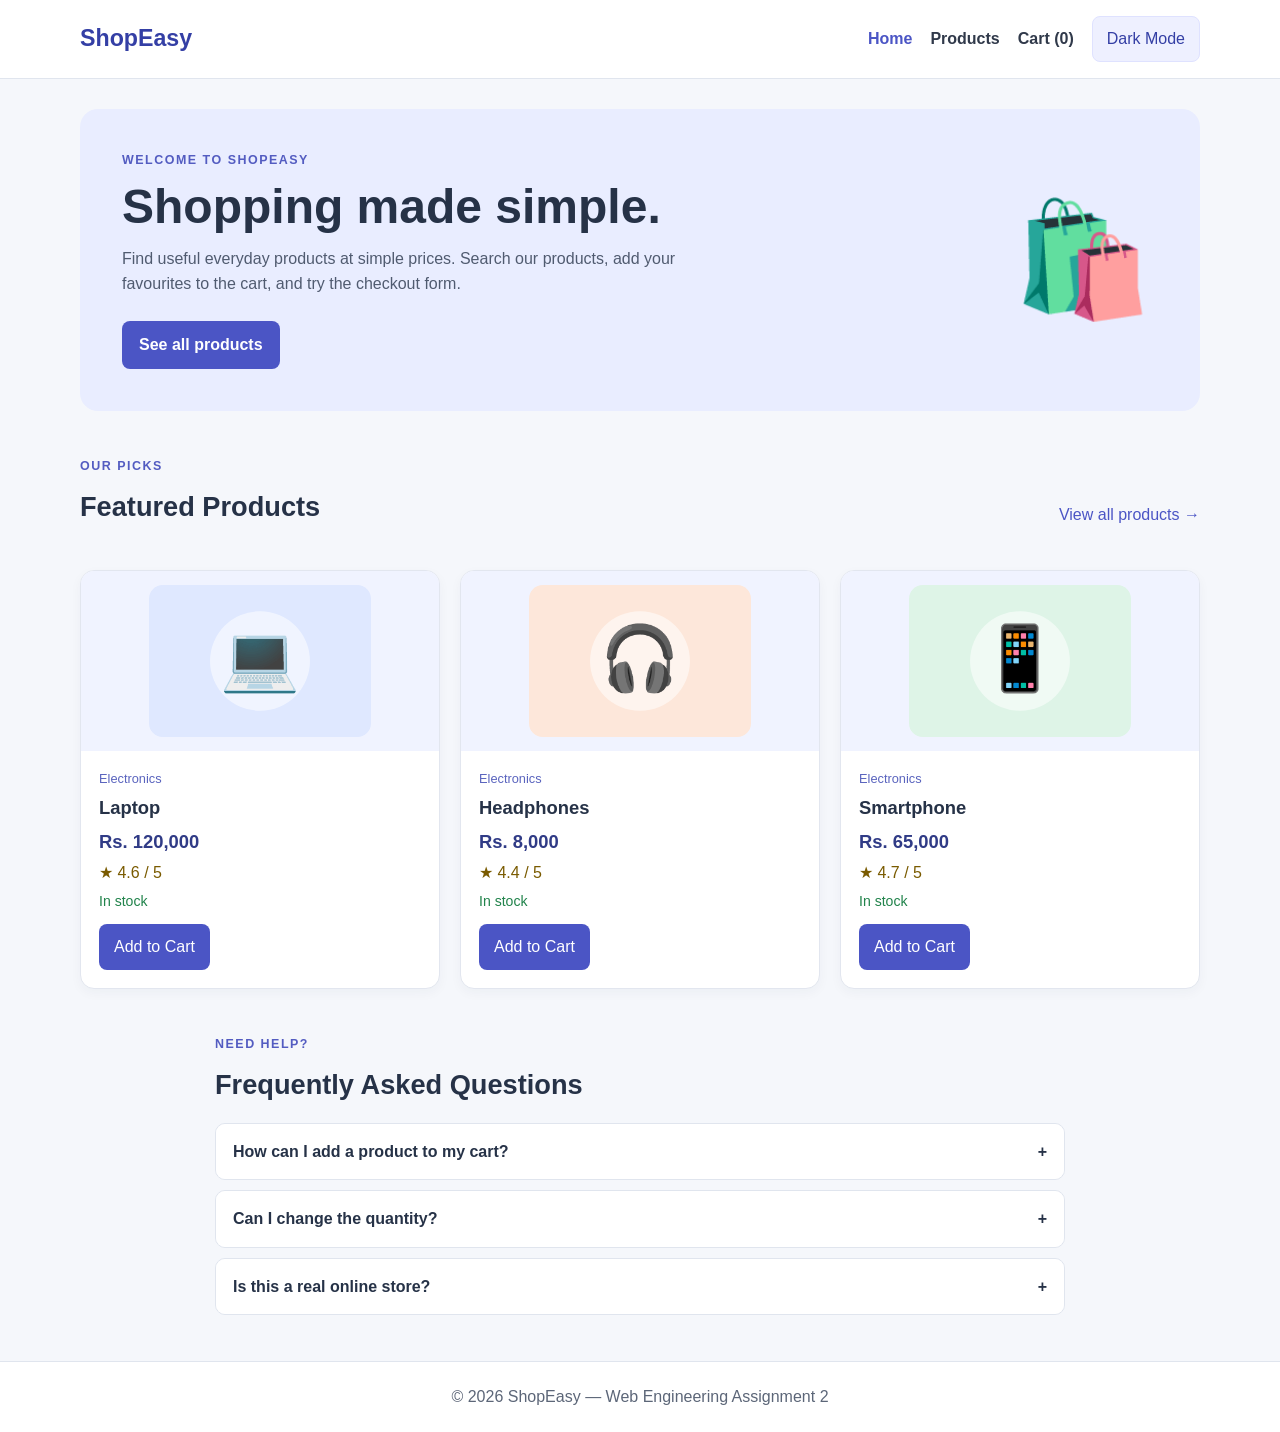
<file: index.html>
<!DOCTYPE html>
<html lang="en">
<head>
    <meta charset="UTF-8">
    <meta name="viewport" content="width=device-width, initial-scale=1.0">
    <title>ShopEasy | Home</title>
    <link rel="stylesheet" href="css/style.css">
</head>
<body>
    <header class="site-header">
        <nav class="navbar">
            <a class="brand" href="index.html">ShopEasy</a>
            <div class="nav-links">
                <a class="nav-link current" href="index.html">Home</a>
                <a class="nav-link" href="products.html">Products</a>
                <a class="nav-link" href="cart.html">Cart (<span id="cartCount">0</span>)</a>
                <button id="themeButton" class="theme-button" type="button">Dark Mode</button>
            </div>
        </nav>
    </header>

    <main>
        <section class="welcome-section">
            <div class="welcome-text">
                <p class="small-heading">WELCOME TO SHOPEASY</p>
                <h1>Shopping made simple.</h1>
                <p>Find useful everyday products at simple prices. Search our products, add your favourites to the cart, and try the checkout form.</p>
                <a class="primary-link" href="products.html">See all products</a>
            </div>
            <div class="welcome-picture" aria-label="Shopping bag illustration" role="img">🛍️</div>
        </section>

        <section class="page-section">
            <div class="section-heading">
                <div>
                    <p class="small-heading">OUR PICKS</p>
                    <h2>Featured Products</h2>
                </div>
                <a href="products.html">View all products →</a>
            </div>
            <p id="loadMessage" class="status-message" aria-live="polite">Loading products...</p>
            <div id="featuredProducts" class="product-grid"></div>
        </section>

        <section class="page-section faq-section">
            <p class="small-heading">NEED HELP?</p>
            <h2>Frequently Asked Questions</h2>
            <div class="faq-item">
                <button class="faq-question" type="button">How can I add a product to my cart? <span>+</span></button>
                <p class="faq-answer">Open the Products page and press the Add to Cart button on an available product.</p>
            </div>
            <div class="faq-item">
                <button class="faq-question" type="button">Can I change the quantity? <span>+</span></button>
                <p class="faq-answer">Yes. On the Cart page, use the plus and minus buttons. You can also remove a product.</p>
            </div>
            <div class="faq-item">
                <button class="faq-question" type="button">Is this a real online store? <span>+</span></button>
                <p class="faq-answer">No. This is a student project. It works in your browser and does not send orders to a server.</p>
            </div>
        </section>
        <p id="cartMessage" class="toast-message" aria-live="polite"></p>
    </main>

    <footer class="site-footer">
        <p>© 2026 ShopEasy — Web Engineering Assignment 2</p>
    </footer>

    <script src="https://code.jquery.com/jquery-3.7.1.min.js"></script>
    <script src="js/store.js"></script>
    <script src="js/ui.js"></script>
</body>
</html>
</file>
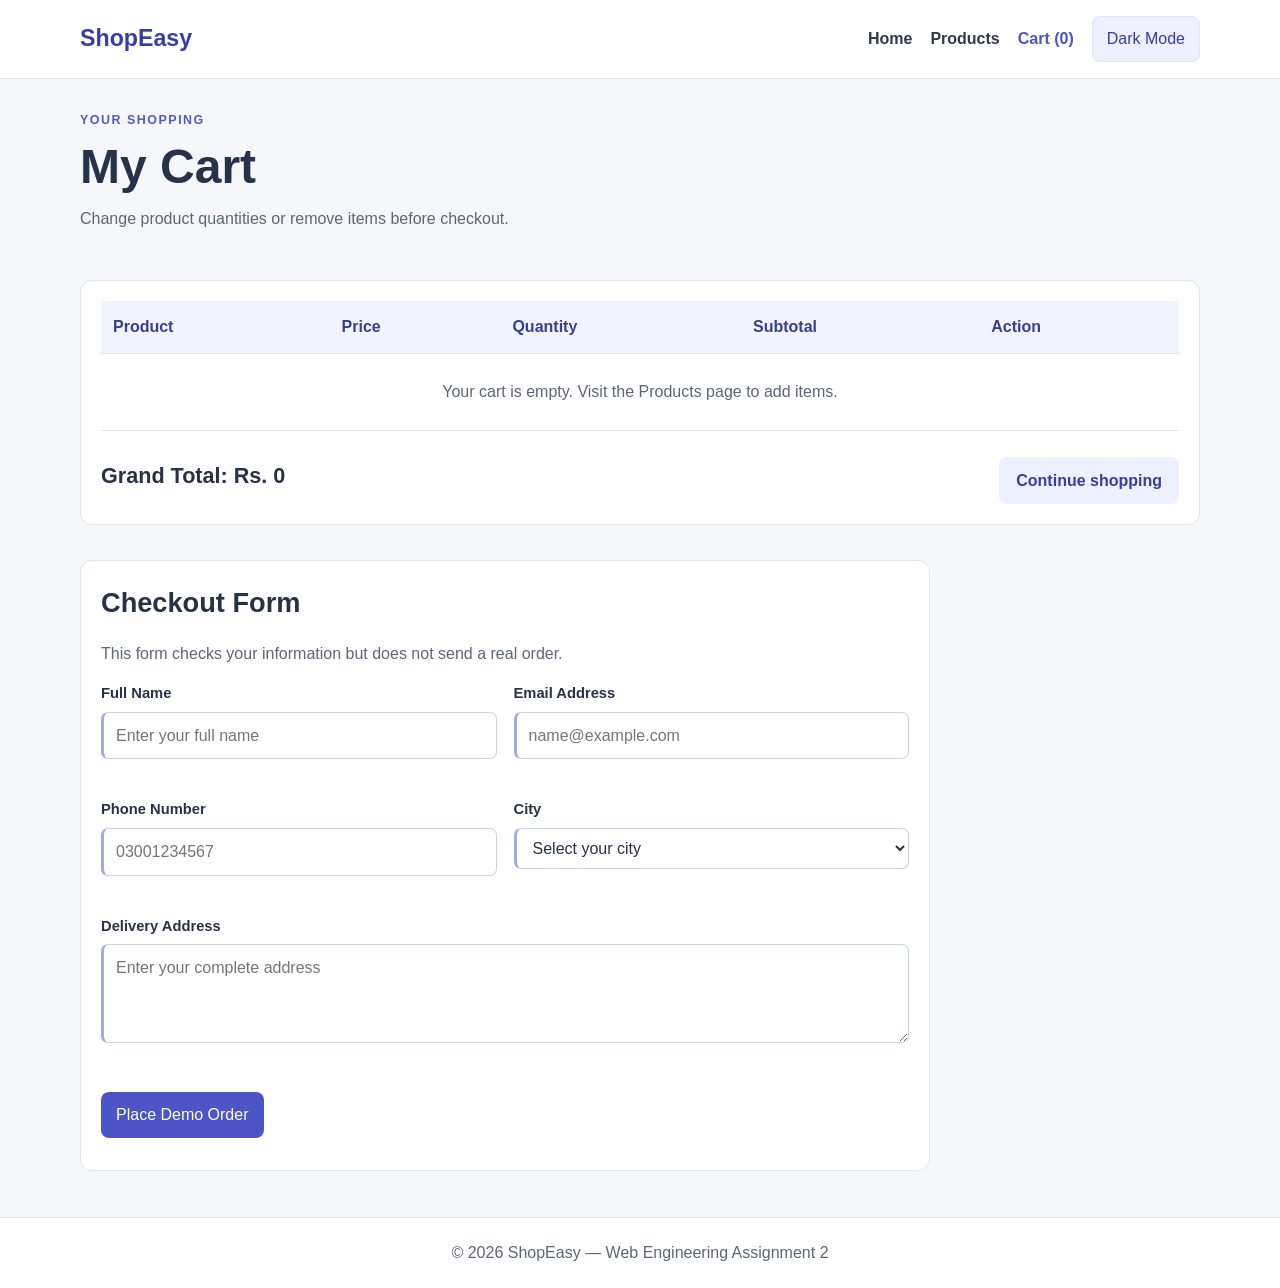
<file: cart.html>
<!DOCTYPE html>
<html lang="en">
<head>
    <meta charset="UTF-8">
    <meta name="viewport" content="width=device-width, initial-scale=1.0">
    <title>ShopEasy | Cart and Checkout</title>
    <link rel="stylesheet" href="css/style.css">
</head>
<body>
    <header class="site-header">
        <nav class="navbar">
            <a class="brand" href="index.html">ShopEasy</a>
            <div class="nav-links">
                <a class="nav-link" href="index.html">Home</a>
                <a class="nav-link" href="products.html">Products</a>
                <a class="nav-link current" href="cart.html">Cart (<span id="cartCount">0</span>)</a>
                <button id="themeButton" class="theme-button" type="button">Dark Mode</button>
            </div>
        </nav>
    </header>

    <main class="page-section">
        <section class="page-title-section">
            <p class="small-heading">YOUR SHOPPING</p>
            <h1>My Cart</h1>
            <p>Change product quantities or remove items before checkout.</p>
        </section>

        <p id="loadMessage" class="status-message" aria-live="polite">Loading store data...</p>
        <section class="cart-section">
            <div class="table-wrapper">
                <table class="cart-table">
                    <thead>
                        <tr>
                            <th>Product</th>
                            <th>Price</th>
                            <th>Quantity</th>
                            <th>Subtotal</th>
                            <th>Action</th>
                        </tr>
                    </thead>
                    <tbody id="cartItems"></tbody>
                </table>
            </div>
            <div class="cart-total-box">
                <h2>Grand Total: <span id="cartTotal">Rs. 0</span></h2>
                <a class="secondary-link" href="products.html">Continue shopping</a>
            </div>
        </section>

        <section class="checkout-section">
            <h2>Checkout Form</h2>
            <p>This form checks your information but does not send a real order.</p>
            <form id="checkoutForm" novalidate>
                <div class="form-grid">
                    <div class="form-group">
                        <label for="fullName">Full Name</label>
                        <input id="fullName" name="fullName" type="text" required minlength="3" pattern="[A-Za-z][A-Za-z .'-]*" placeholder="Enter your full name">
                        <small class="error" aria-live="polite"></small>
                    </div>
                    <div class="form-group">
                        <label for="email">Email Address</label>
                        <input id="email" name="email" type="email" required placeholder="name@example.com">
                        <small class="error" aria-live="polite"></small>
                    </div>
                    <div class="form-group">
                        <label for="phone">Phone Number</label>
                        <input id="phone" name="phone" type="tel" required minlength="10" maxlength="15" pattern="[0-9+() -]{10,15}" placeholder="03001234567">
                        <small class="error" aria-live="polite"></small>
                    </div>
                    <div class="form-group">
                        <label for="city">City</label>
                        <select id="city" name="city" required>
                            <option value="">Select your city</option>
                            <option value="Lahore">Lahore</option>
                            <option value="Karachi">Karachi</option>
                            <option value="Islamabad">Islamabad</option>
                            <option value="Faisalabad">Faisalabad</option>
                            <option value="Multan">Multan</option>
                            <option value="Other">Other</option>
                        </select>
                        <small class="error" aria-live="polite"></small>
                    </div>
                    <div class="form-group full-width">
                        <label for="address">Delivery Address</label>
                        <textarea id="address" name="address" required minlength="10" rows="3" placeholder="Enter your complete address"></textarea>
                        <small class="error" aria-live="polite"></small>
                    </div>
                </div>
                <button class="primary-button" type="submit">Place Demo Order</button>
                <p id="checkoutMessage" class="checkout-message" aria-live="polite"></p>
            </form>
        </section>
        <p id="cartMessage" class="toast-message" aria-live="polite"></p>
    </main>

    <footer class="site-footer">
        <p>© 2026 ShopEasy — Web Engineering Assignment 2</p>
    </footer>

    <script src="https://code.jquery.com/jquery-3.7.1.min.js"></script>
    <script src="js/store.js"></script>
    <script src="js/ui.js"></script>
</body>
</html>
</file>
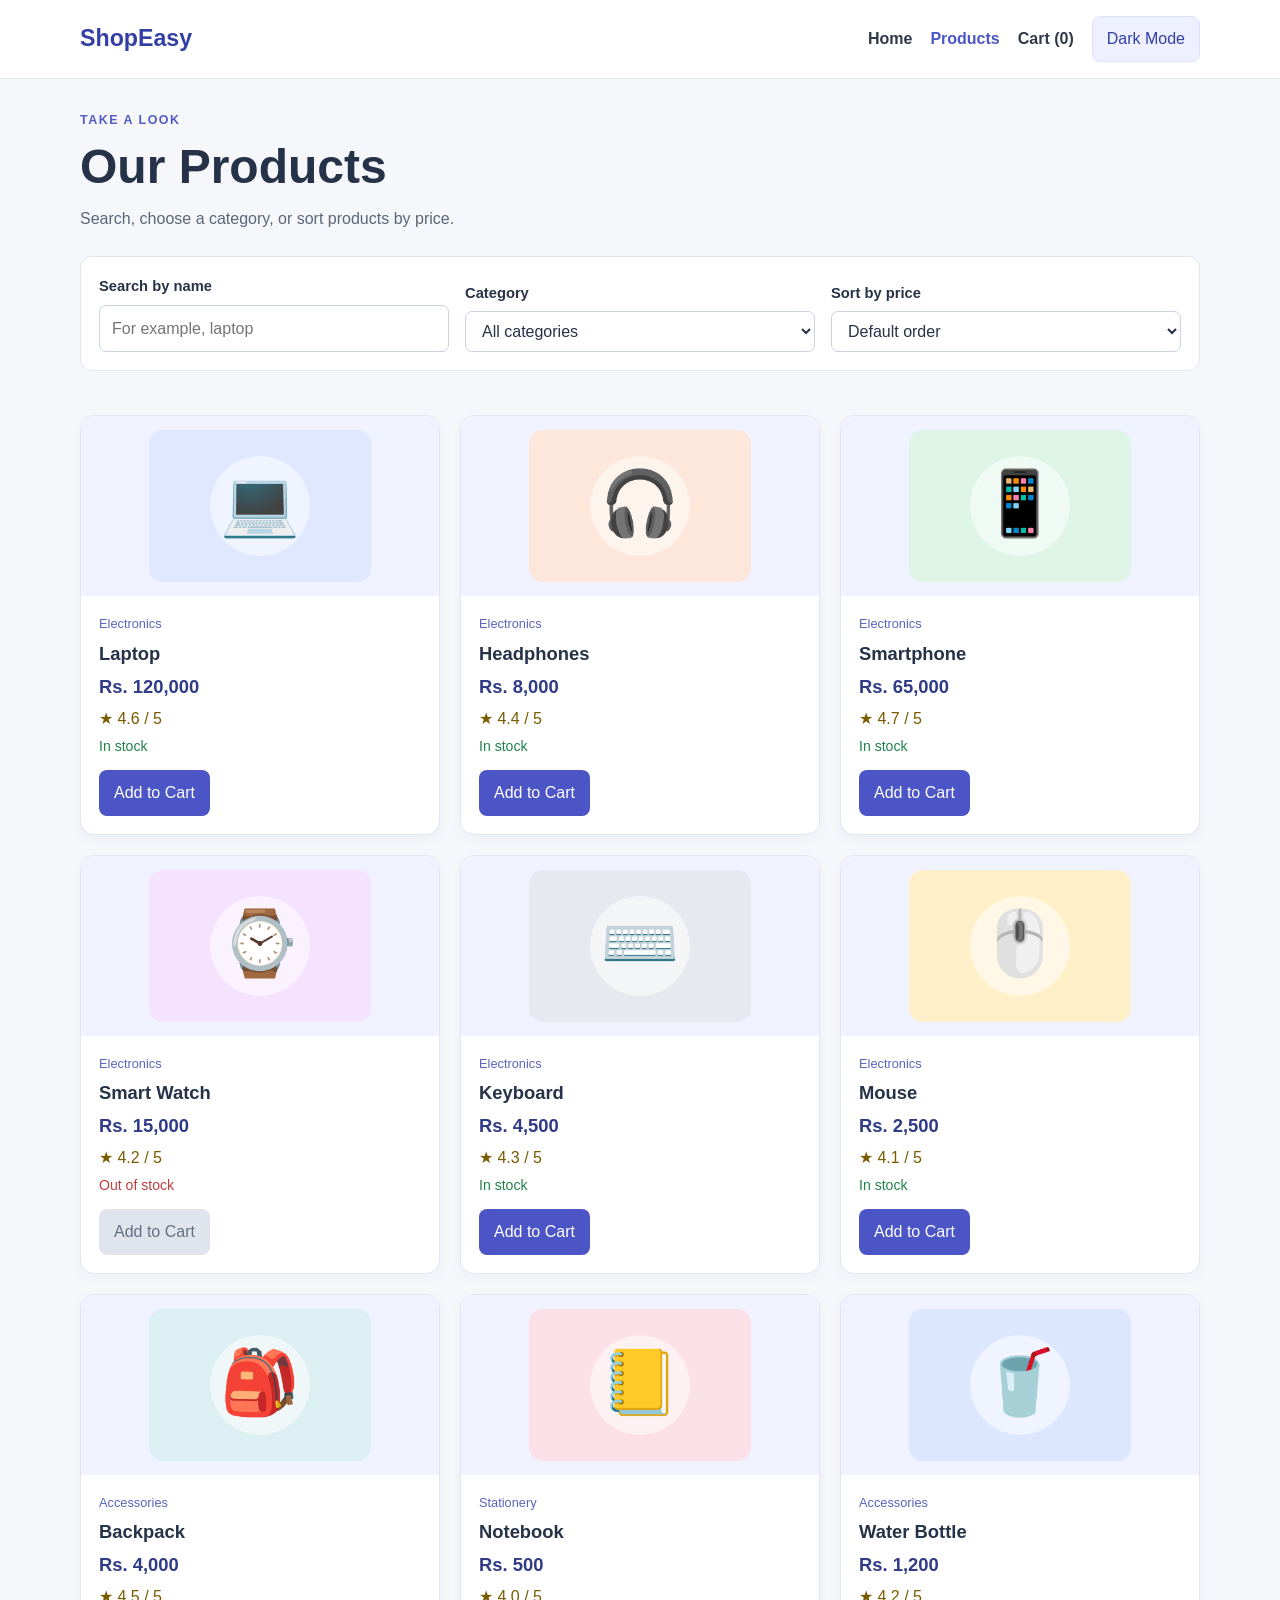
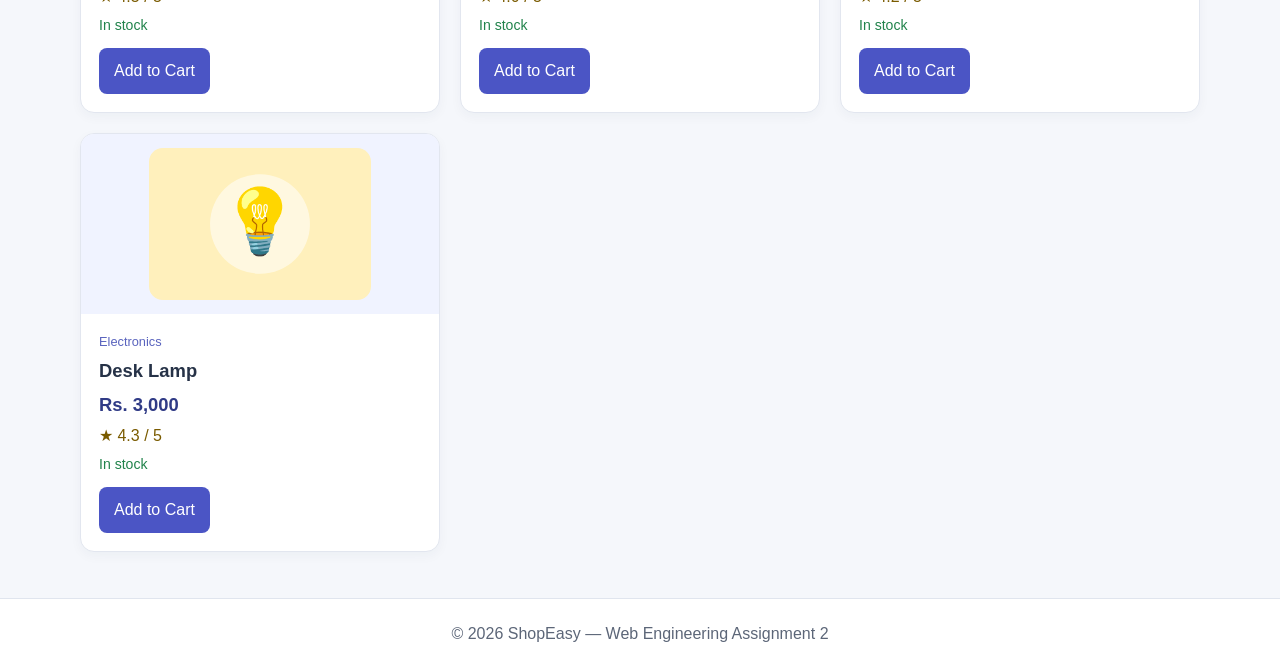
<file: products.html>
<!DOCTYPE html>
<html lang="en">
<head>
    <meta charset="UTF-8">
    <meta name="viewport" content="width=device-width, initial-scale=1.0">
    <title>ShopEasy | Products</title>
    <link rel="stylesheet" href="css/style.css">
</head>
<body>
    <header class="site-header">
        <nav class="navbar">
            <a class="brand" href="index.html">ShopEasy</a>
            <div class="nav-links">
                <a class="nav-link" href="index.html">Home</a>
                <a class="nav-link current" href="products.html">Products</a>
                <a class="nav-link" href="cart.html">Cart (<span id="cartCount">0</span>)</a>
                <button id="themeButton" class="theme-button" type="button">Dark Mode</button>
            </div>
        </nav>
    </header>

    <main class="page-section">
        <section class="page-title-section">
            <p class="small-heading">TAKE A LOOK</p>
            <h1>Our Products</h1>
            <p>Search, choose a category, or sort products by price.</p>
        </section>

        <section class="filter-section" aria-label="Product filters">
            <div class="filter-field search-field">
                <label for="searchInput">Search by name</label>
                <input id="searchInput" type="search" placeholder="For example, laptop">
            </div>
            <div class="filter-field">
                <label for="categoryFilter">Category</label>
                <select id="categoryFilter">
                    <option value="all">All categories</option>
                    <option value="electronics">Electronics</option>
                    <option value="accessories">Accessories</option>
                    <option value="stationery">Stationery</option>
                </select>
            </div>
            <div class="filter-field">
                <label for="sortFilter">Sort by price</label>
                <select id="sortFilter">
                    <option value="none">Default order</option>
                    <option value="low">Price: Low to High</option>
                    <option value="high">Price: High to Low</option>
                </select>
            </div>
        </section>

        <p id="loadMessage" class="status-message" aria-live="polite">Loading products...</p>
        <section id="productGrid" class="product-grid" aria-label="Product list"></section>
        <p id="cartMessage" class="toast-message" aria-live="polite"></p>
    </main>

    <footer class="site-footer">
        <p>© 2026 ShopEasy — Web Engineering Assignment 2</p>
    </footer>

    <script src="https://code.jquery.com/jquery-3.7.1.min.js"></script>
    <script src="js/store.js"></script>
    <script src="js/ui.js"></script>
</body>
</html>
</file>
<file: css/style.css>
* {
    box-sizing: border-box;
}

body {
    margin: 0;
    font-family: Arial, Helvetica, sans-serif;
    line-height: 1.6;
    color: #263247;
    background: #f5f7fb;
}

h1, h2, h3, p {
    margin-top: 0;
}

h1 {
    margin-bottom: 12px;
    font-size: clamp(2rem, 4vw, 3rem);
    line-height: 1.15;
}

h2 {
    margin-bottom: 16px;
    font-size: 1.7rem;
}

button, input, select, textarea {
    font: inherit;
}

button, a {
    -webkit-tap-highlight-color: transparent;
}

a {
    color: #4b55c5;
    text-decoration: none;
}

a:hover {
    text-decoration: underline;
}

.site-header {
    background: #ffffff;
    border-bottom: 1px solid #e0e5ee;
}

.navbar {
    width: min(1120px, calc(100% - 32px));
    margin: 0 auto;
    padding: 16px 0;
    display: flex;
    justify-content: space-between;
    align-items: center;
    gap: 20px;
}

.brand {
    font-size: 1.45rem;
    font-weight: bold;
    color: #343fa5;
}

.nav-links {
    display: flex;
    align-items: center;
    gap: 18px;
    flex-wrap: wrap;
}

.nav-link {
    color: #30394a;
    font-weight: 600;
}

.nav-link.current {
    color: #4b55c5;
}

.theme-button, .primary-button, .remove-item, .quantity-controls button {
    border: 1px solid transparent;
    border-radius: 8px;
    padding: 9px 14px;
    cursor: pointer;
}

.theme-button {
    color: #343fa5;
    background: #eef0ff;
    border-color: #dfe2ff;
}

.theme-button.active {
    color: #ffffff;
    background: #343fa5;
}

main {
    min-height: 65vh;
}

.welcome-section {
    width: min(1120px, calc(100% - 32px));
    margin: 30px auto 46px;
    padding: 42px;
    display: flex;
    justify-content: space-between;
    align-items: center;
    gap: 30px;
    border-radius: 18px;
    background: #e9edff;
}

.welcome-text {
    max-width: 650px;
}

.welcome-text > p:not(.small-heading) {
    max-width: 600px;
    color: #505b70;
}

.small-heading {
    margin-bottom: 8px;
    color: #535cc1;
    font-size: 0.78rem;
    font-weight: bold;
    letter-spacing: 1.5px;
}

.welcome-picture {
    min-width: 150px;
    font-size: 7rem;
    text-align: center;
}

.primary-link, .secondary-link {
    display: inline-block;
    margin-top: 8px;
    padding: 11px 17px;
    border-radius: 8px;
    font-weight: bold;
}

.primary-link, .primary-button {
    color: #ffffff;
    background: #4b55c5;
}

.primary-link:hover, .primary-button:hover {
    color: #ffffff;
    background: #363f9e;
    text-decoration: none;
}

.primary-button:disabled {
    color: #657084;
    background: #e0e4ec;
    cursor: not-allowed;
}

.page-section {
    width: min(1120px, calc(100% - 32px));
    margin: 0 auto 46px;
}

.section-heading {
    display: flex;
    justify-content: space-between;
    align-items: end;
    gap: 16px;
    margin-bottom: 18px;
}

.section-heading h2 {
    margin-bottom: 0;
}

.status-message {
    min-height: 8px;
    margin: 8px 0 16px;
    color: #5c6678;
}

.status-message.loading {
    color: #4b55c5;
}

.status-message.error-message {
    color: #bf2020;
}

.product-grid {
    display: grid;
    grid-template-columns: repeat(3, minmax(0, 1fr));
    gap: 20px;
}

.product-card {
    overflow: hidden;
    display: flex;
    flex-direction: column;
    background: #ffffff;
    border: 1px solid #e2e6ef;
    border-radius: 14px;
    box-shadow: 0 4px 12px rgba(35, 45, 70, 0.04);
}

.product-picture {
    display: flex;
    justify-content: center;
    align-items: center;
    height: 180px;
    padding: 14px;
    background: #f0f3ff;
}

.product-picture img {
    display: block;
    width: 100%;
    height: 100%;
    object-fit: contain;
}

.product-info {
    display: flex;
    flex: 1;
    flex-direction: column;
    align-items: flex-start;
    padding: 18px;
}

.category-label {
    margin-bottom: 4px;
    color: #5a64be;
    font-size: 0.8rem;
    text-transform: capitalize;
}

.product-info h3 {
    margin-bottom: 4px;
    font-size: 1.15rem;
}

.product-price {
    margin-bottom: 4px;
    color: #303b86;
    font-size: 1.15rem;
    font-weight: bold;
}

.product-rating {
    margin-bottom: 4px;
    color: #7a5b00;
}

.stock-status {
    margin-bottom: 12px;
    font-size: 0.88rem;
}

.in-stock {
    color: #21834b;
}

.out-stock {
    color: #bd3e3e;
}

.product-info .primary-button {
    margin-top: auto;
}

.faq-section {
    max-width: 850px;
}

.faq-item {
    margin-bottom: 10px;
    border: 1px solid #e0e5ee;
    border-radius: 10px;
    overflow: hidden;
    background: #ffffff;
}

.faq-question {
    width: 100%;
    display: flex;
    justify-content: space-between;
    gap: 20px;
    padding: 15px 17px;
    text-align: left;
    color: #263247;
    background: #ffffff;
    border: 0;
    cursor: pointer;
    font-weight: bold;
}

.faq-question.active {
    color: #343fa5;
}

.faq-answer {
    display: none;
    margin: 0;
    padding: 0 17px 16px;
    color: #566174;
}

.page-title-section {
    margin: 32px 0 25px;
}

.page-title-section p:last-child {
    color: #5c6678;
}

.filter-section {
    display: flex;
    align-items: end;
    gap: 16px;
    flex-wrap: wrap;
    margin-bottom: 20px;
    padding: 18px;
    border: 1px solid #e0e5ee;
    border-radius: 12px;
    background: #ffffff;
}

.filter-field {
    display: flex;
    flex: 1;
    flex-direction: column;
    gap: 6px;
    min-width: 180px;
}

.filter-field label, .form-group label {
    font-weight: bold;
    font-size: 0.92rem;
}

input, select, textarea {
    width: 100%;
    padding: 10px 12px;
    color: #263247;
    background: #ffffff;
    border: 1px solid #cbd2df;
    border-radius: 7px;
}

input[required], select[required], textarea[required] {
    border-left: 3px solid #a3a9e8;
}

input:focus, select:focus, textarea:focus, button:focus-visible, a:focus-visible {
    outline: 3px solid #aab0ff;
    outline-offset: 2px;
}

.empty-state {
    padding: 20px;
    color: #5c6678;
}

.cart-section, .checkout-section {
    margin-bottom: 35px;
    padding: 20px;
    background: #ffffff;
    border: 1px solid #e0e5ee;
    border-radius: 12px;
}

.table-wrapper {
    overflow-x: auto;
}

.cart-table {
    width: 100%;
    border-collapse: collapse;
    text-align: left;
}

.cart-table th, .cart-table td {
    padding: 13px 12px;
    border-bottom: 1px solid #e5e8ef;
    white-space: nowrap;
}

.cart-table th {
    color: #35408e;
    background: #f1f3ff;
}

.empty-cart {
    padding: 25px !important;
    text-align: center;
    color: #5c6678;
}

.quantity-controls {
    display: inline-flex;
    align-items: center;
    gap: 9px;
}

.quantity-controls button {
    width: 32px;
    height: 32px;
    padding: 0;
    color: #343fa5;
    background: #edf0ff;
    border-color: #dfe2ff;
    font-size: 1.1rem;
}

.remove-item {
    color: #a52323;
    background: #fff0f0;
    border-color: #f3cccc;
}

.cart-total-box {
    display: flex;
    justify-content: space-between;
    align-items: center;
    flex-wrap: wrap;
    gap: 12px;
    padding-top: 18px;
}

.cart-total-box h2 {
    margin: 0;
    font-size: 1.35rem;
}

.secondary-link {
    color: #343fa5;
    background: #edf0ff;
}

.checkout-section {
    max-width: 850px;
}

.checkout-section > p {
    color: #5c6678;
}

.form-grid {
    display: grid;
    grid-template-columns: repeat(2, minmax(0, 1fr));
    gap: 17px;
    margin-bottom: 20px;
}

.form-group {
    min-width: 0;
}

.form-group label {
    display: block;
    margin-bottom: 6px;
}

.form-group textarea {
    resize: vertical;
}

.full-width {
    grid-column: 1 / -1;
}

.error {
    display: block;
    min-height: 18px;
    margin-top: 4px;
    color: #bf2020;
    font-size: 0.84rem;
}

.checkout-message {
    margin: 12px 0 0;
    color: #bf2020;
}

.checkout-message.success-message {
    color: #21834b;
}

.toast-message {
    min-height: 0;
    color: #21834b;
    font-weight: bold;
}

.toast-message.show {
    min-height: 24px;
    margin-top: 14px;
}

.site-footer {
    margin-top: 40px;
    padding: 22px 16px;
    text-align: center;
    color: #5c6678;
    background: #ffffff;
    border-top: 1px solid #e0e5ee;
}

.site-footer p {
    margin: 0;
}

/* Bonus theme button changes the page colours. */
body.dark-theme {
    color: #e8ebf4;
    background: #202533;
}

.dark-theme .site-header,
.dark-theme .product-card,
.dark-theme .faq-item,
.dark-theme .faq-question,
.dark-theme .filter-section,
.dark-theme .cart-section,
.dark-theme .checkout-section,
.dark-theme .site-footer {
    color: #e8ebf4;
    background: #2a3040;
    border-color: #454d61;
}

.dark-theme .nav-link,
.dark-theme .brand,
.dark-theme .faq-question,
.dark-theme input,
.dark-theme select,
.dark-theme textarea {
    color: #e8ebf4;
}

.dark-theme input,
.dark-theme select,
.dark-theme textarea {
    background: #202533;
    border-color: #596277;
}

.dark-theme .welcome-section,
.dark-theme .product-picture,
.dark-theme .cart-table th {
    background: #343c55;
}

.dark-theme .welcome-text > p:not(.small-heading),
.dark-theme .page-title-section p:last-child,
.dark-theme .checkout-section > p,
.dark-theme .faq-answer,
.dark-theme .site-footer {
    color: #c3cada;
}

.dark-theme .cart-table td {
    border-color: #454d61;
}

@media (max-width: 768px) {
    .navbar {
        align-items: flex-start;
        flex-direction: column;
    }

    .welcome-section {
        padding: 28px;
    }

    .product-grid {
        grid-template-columns: repeat(2, minmax(0, 1fr));
    }

    .welcome-picture {
        min-width: 100px;
        font-size: 5rem;
    }
}

@media (max-width: 520px) {
    .nav-links {
        gap: 12px;
    }

    .welcome-section {
        flex-direction: column;
        align-items: flex-start;
        padding: 22px;
    }

    .welcome-picture {
        align-self: center;
    }

    .product-grid {
        grid-template-columns: 1fr;
    }

    .section-heading, .cart-total-box {
        align-items: flex-start;
        flex-direction: column;
    }

    .form-grid {
        grid-template-columns: 1fr;
    }
}
</file>
